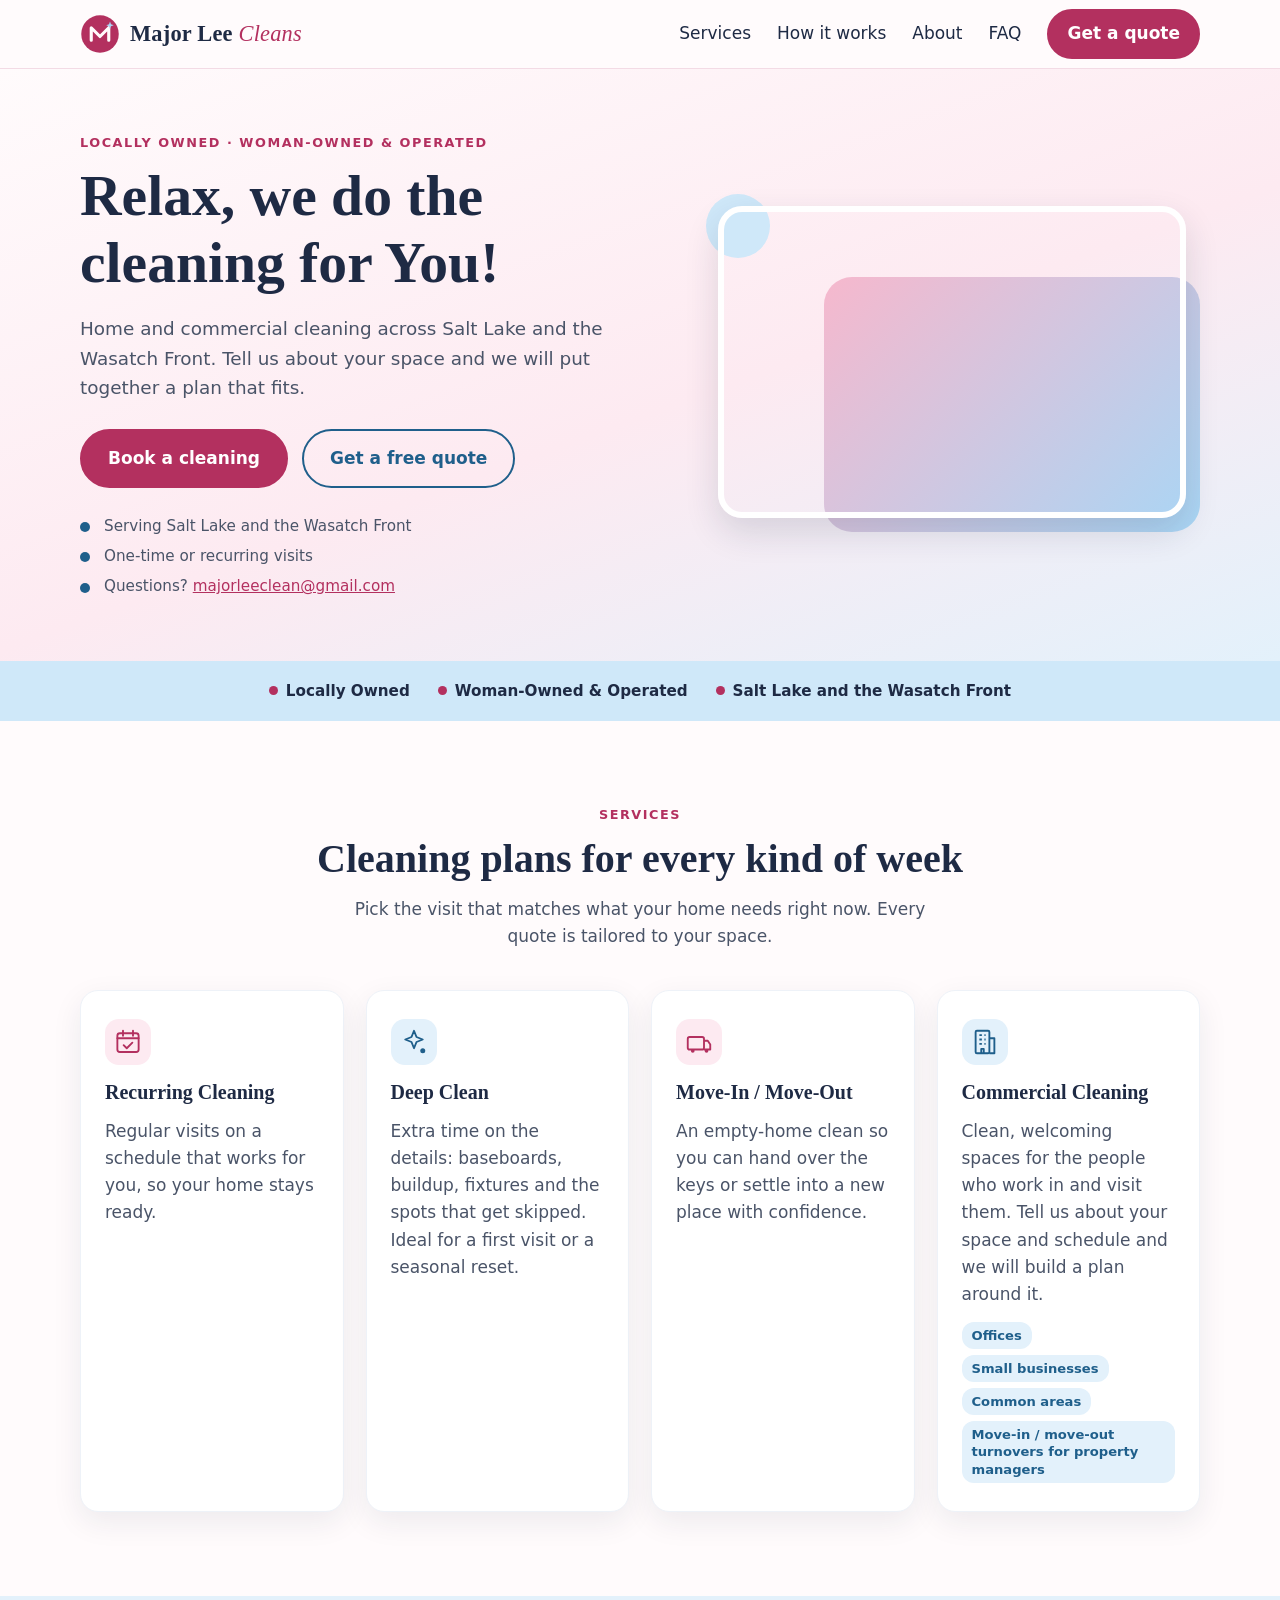
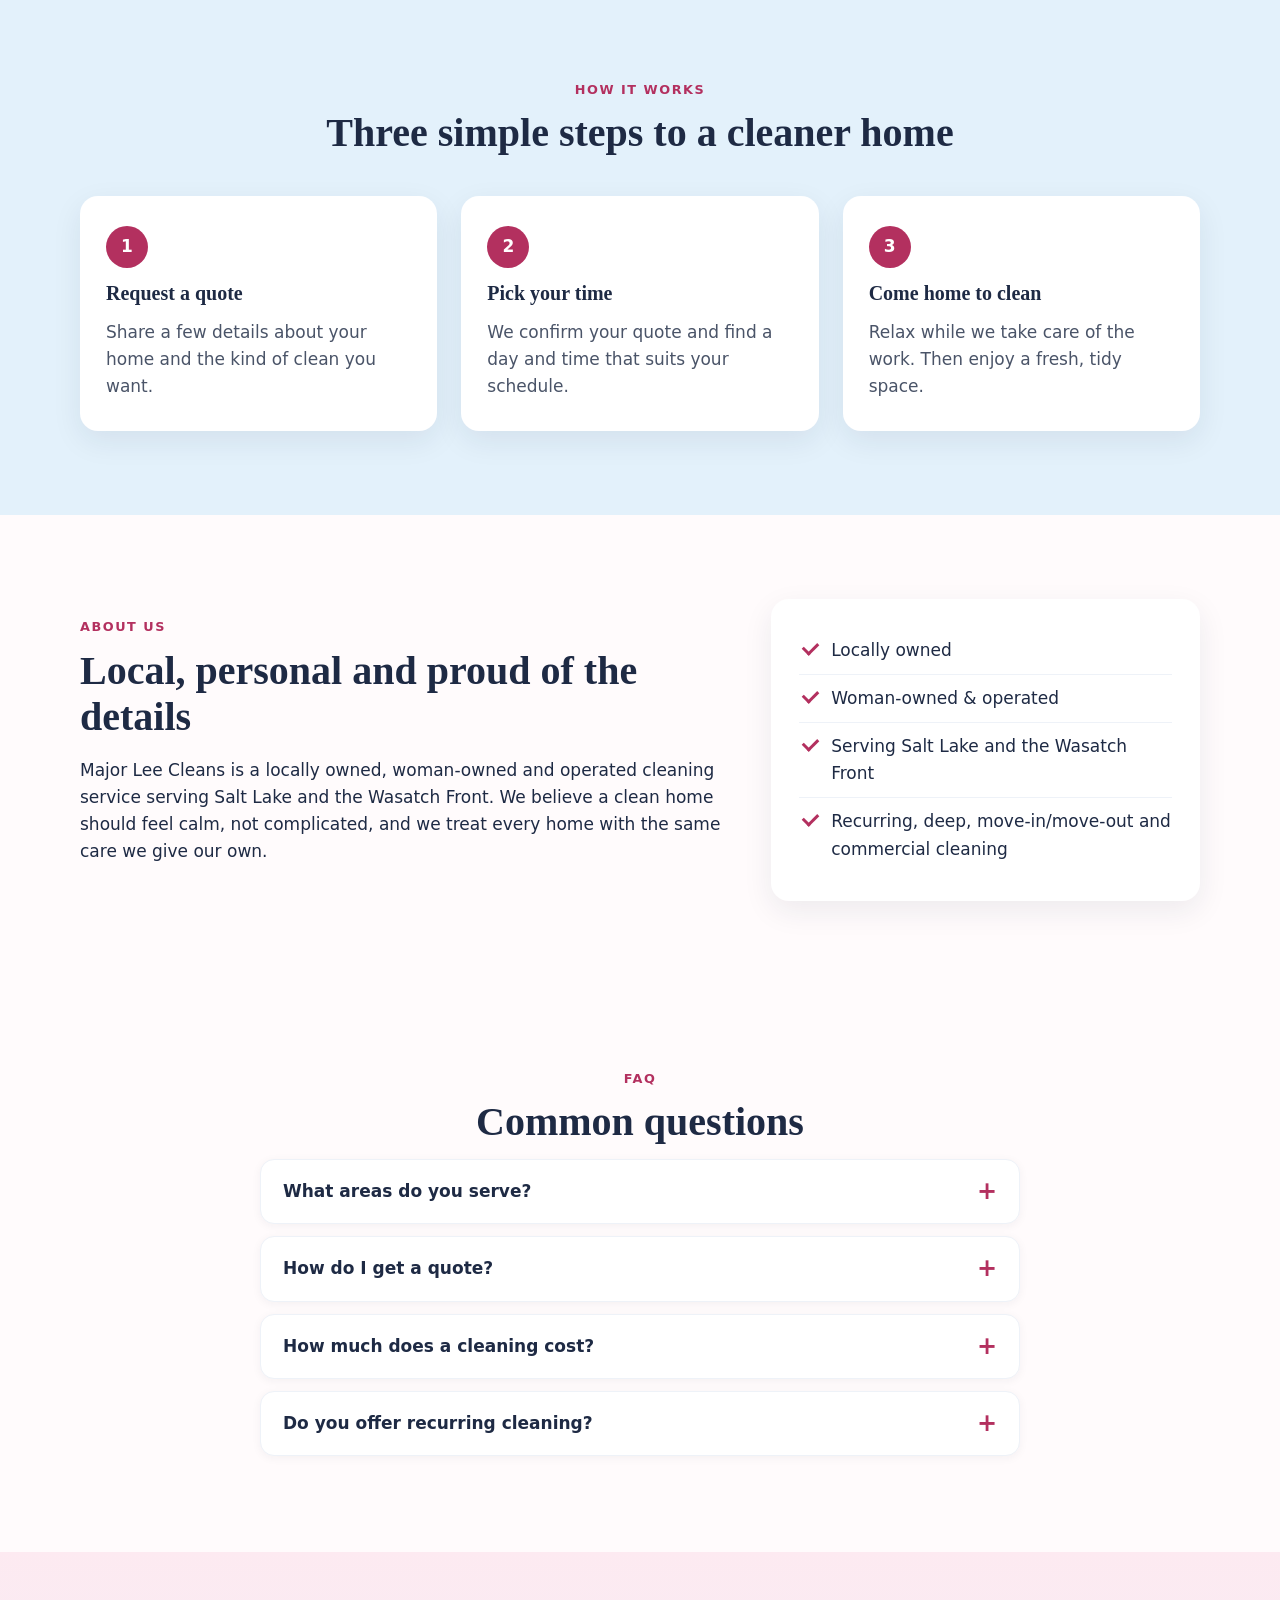
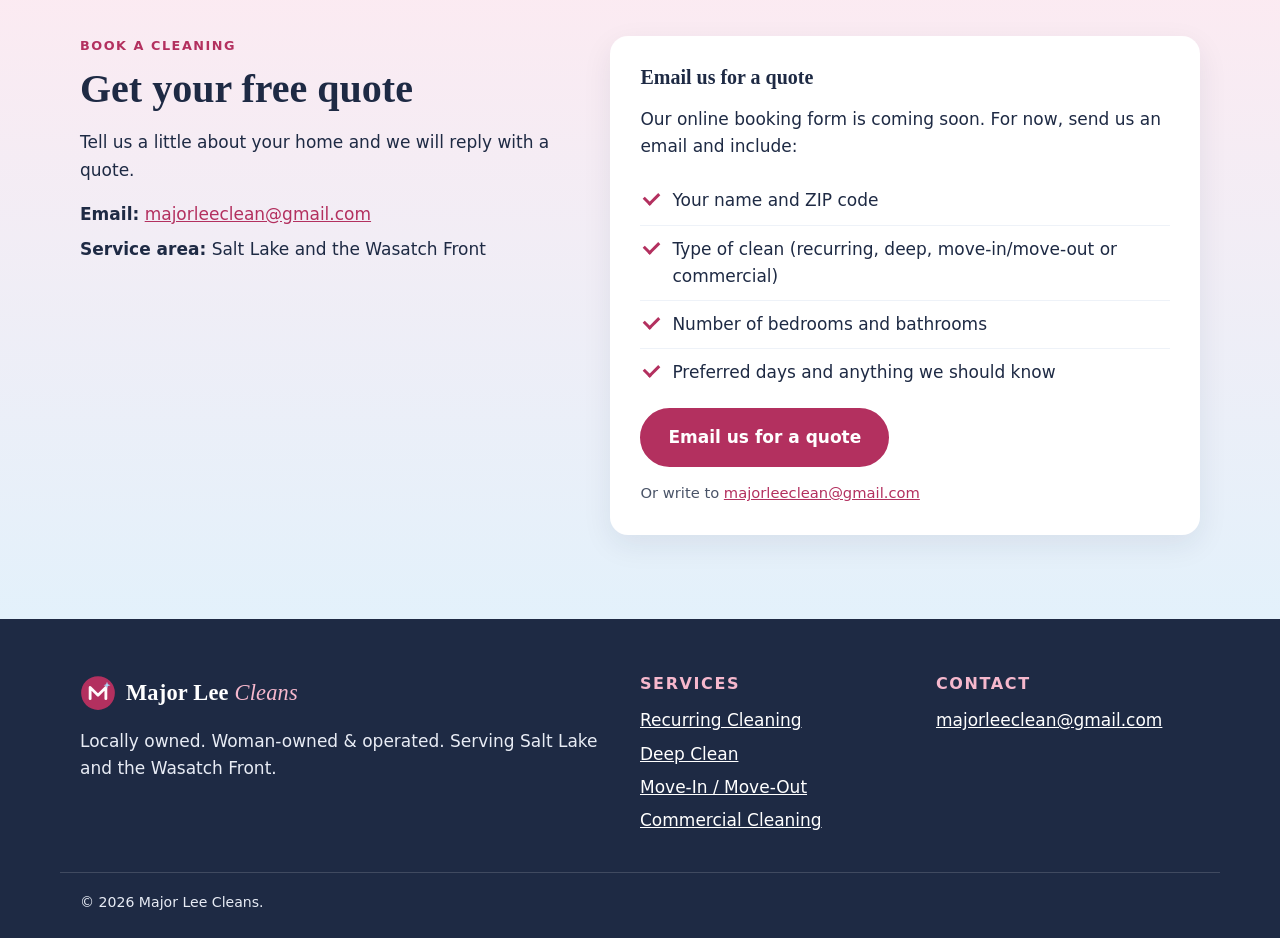
<file: index.html>
<!doctype html>
<html lang="en">
<head>
<meta charset="utf-8">
<meta name="viewport" content="width=device-width, initial-scale=1">
<title>Major Lee Cleans | Residential and Commercial Cleaning in Salt Lake and the Wasatch Front</title>
<meta name="description" content="Major Lee Cleans is a locally owned, woman-owned and operated residential and commercial cleaning service serving Salt Lake and the Wasatch Front.">
<link rel="canonical" href="https://majorleeclean.com/">
<meta property="og:type" content="website">
<meta property="og:site_name" content="Major Lee Cleans">
<meta property="og:title" content="Major Lee Cleans | Residential and Commercial Cleaning">
<meta property="og:description" content="Locally owned, woman-owned and operated home and commercial cleaning serving Salt Lake and the Wasatch Front.">
<meta name="twitter:title" content="Major Lee Cleans | Residential and Commercial Cleaning">
<meta name="twitter:description" content="Locally owned, woman-owned and operated home and commercial cleaning serving Salt Lake and the Wasatch Front.">
<meta property="og:url" content="https://majorleeclean.com/">
<meta property="og:image" content="https://majorleeclean.com/assets/og.png">
<meta name="twitter:card" content="summary_large_image">
<meta name="theme-color" content="#b3305f">
<script type="application/ld+json">
{"@context":"https://schema.org","@type":"HouseCleaning","name":"Major Lee Cleans","url":"https://majorleeclean.com/","email":"majorleeclean@gmail.com","description":"Locally owned, woman-owned and operated residential and commercial cleaning.","knowsAbout":["Residential cleaning","Commercial cleaning","Deep cleaning","Move-in and move-out cleaning","Recurring cleaning"],"areaServed":[{"@type":"City","name":"Salt Lake City, Utah"},{"@type":"Place","name":"Wasatch Front, Utah"}],"logo":"https://majorleeclean.com/assets/logo.svg","image":"https://majorleeclean.com/assets/og.png"}
</script>
<link rel="icon" href="favicon.svg" type="image/svg+xml">
<link rel="stylesheet" href="styles.css">
</head>
<body>
<a class="skip" href="#main">Skip to content</a>

<header class="site-header">
  <div class="wrap nav">
    <a class="brand" href="#top" aria-label="Major Lee Cleans home">
      <img src="assets/logo.svg" alt="" width="40" height="40">
      <span class="wordmark">Major Lee <em>Cleans</em></span>
    </a>
    <button class="menu-btn" aria-expanded="false" aria-controls="menu">Menu</button>
    <nav id="menu" aria-label="Main">
      <ul>
        <li><a href="#services">Services</a></li>
        <li><a href="#how">How it works</a></li>
        <li><a href="#about">About</a></li>
        <li><a href="#faq">FAQ</a></li>
        <li><a class="btn btn-sm" href="#quote">Get a quote</a></li>
      </ul>
    </nav>
  </div>
</header>

<main id="main">
<section class="hero" id="top">
  <div class="wrap hero-grid">
    <div class="hero-copy">
      <p class="eyebrow">Locally owned &middot; Woman-owned &amp; operated</p>
      <h1>Relax, we do the cleaning for You!</h1>
      <p class="lead">Home and commercial cleaning across Salt Lake and the Wasatch Front. Tell us about your space and we will put together a plan that fits.</p>
      <div class="cta-row">
        <a class="btn" href="#quote">Book a cleaning</a>
        <a class="btn btn-ghost" href="#quote">Get a free quote</a>
      </div>
      <ul class="hero-points">
        <li>Serving Salt Lake and the Wasatch Front</li>
        <li>One-time or recurring visits</li>
        <li>Questions? <a href="mailto:majorleeclean@gmail.com">majorleeclean@gmail.com</a></li>
      </ul>
    </div>
    <div class="hero-photo">
      <picture>
        <source type="image/webp" srcset="assets/img/hero-trike-480.webp 480w, assets/img/hero-trike-768.webp 768w, assets/img/hero-trike-1024.webp 1024w" sizes="(max-width: 860px) calc(100vw - 40px), 500px">
        <img src="assets/img/hero-trike-768.jpg" srcset="assets/img/hero-trike-480.jpg 480w, assets/img/hero-trike-768.jpg 768w, assets/img/hero-trike-1024.jpg 1024w" sizes="(max-width: 860px) calc(100vw - 40px), 500px" width="1024" height="674" alt="Four cleaners with their cleaning supplies riding an electric cargo trike" fetchpriority="high" decoding="async">
      </picture>
    </div>
  </div>
</section>

<section class="trust" aria-label="Why choose us">
  <div class="wrap trust-row">
    <div class="badge"><span class="dot"></span>Locally Owned</div>
    <div class="badge"><span class="dot"></span>Woman-Owned &amp; Operated</div>
    <div class="badge"><span class="dot"></span>Salt Lake and the Wasatch Front</div>
  </div>
</section>

<section class="section" id="services">
  <div class="wrap">
    <p class="eyebrow center">Services</p>
    <h2 class="center">Cleaning plans for every kind of week</h2>
    <p class="sub center">Pick the visit that matches what your home needs right now. Every quote is tailored to your space.</p>
    <div class="cards">
      <article class="card">
        <svg class="ico" viewBox="0 0 48 48" aria-hidden="true"><rect x="7" y="10" width="34" height="30" rx="4" fill="none" stroke="currentColor" stroke-width="3"/><path d="M7 18h34M16 6v8M32 6v8" stroke="currentColor" stroke-width="3" stroke-linecap="round"/><path d="M17 29l5 5 9-9" fill="none" stroke="currentColor" stroke-width="3" stroke-linecap="round" stroke-linejoin="round"/></svg>
        <h3>Recurring Cleaning</h3>
        <p>Regular visits on a schedule that works for you, so your home stays ready.</p>
      </article>
      <article class="card">
        <svg class="ico" viewBox="0 0 48 48" aria-hidden="true"><path d="M24 6l4 10 10 4-10 4-4 10-4-10-10-4 10-4z" fill="none" stroke="currentColor" stroke-width="3" stroke-linejoin="round"/><circle cx="38" cy="38" r="4" fill="currentColor"/></svg>
        <h3>Deep Clean</h3>
        <p>Extra time on the details: baseboards, buildup, fixtures and the spots that get skipped. Ideal for a first visit or a seasonal reset.</p>
      </article>
      <article class="card">
        <svg class="ico" viewBox="0 0 48 48" aria-hidden="true"><rect x="6" y="16" width="26" height="20" rx="3" fill="none" stroke="currentColor" stroke-width="3"/><path d="M32 22h6l4 6v8H32" fill="none" stroke="currentColor" stroke-width="3" stroke-linejoin="round"/><circle cx="14" cy="38" r="3" fill="currentColor"/><circle cx="36" cy="38" r="3" fill="currentColor"/></svg>
        <h3>Move-In / Move-Out</h3>
        <p>An empty-home clean so you can hand over the keys or settle into a new place with confidence.</p>
      </article>
      <article class="card">
        <svg class="ico" viewBox="0 0 48 48" aria-hidden="true"><rect x="9" y="6" width="22" height="36" rx="2" fill="none" stroke="currentColor" stroke-width="3"/><path d="M31 18h8v24H31M15 13h4M23 13h2M15 20h4M23 20h2M15 27h4M23 27h2M18 42v-7h4v7" fill="none" stroke="currentColor" stroke-width="3" stroke-linejoin="round"/></svg>
        <h3>Commercial Cleaning</h3>
        <p>Clean, welcoming spaces for the people who work in and visit them. Tell us about your space and schedule and we will build a plan around it.</p>
        <ul class="tags">
          <li>Offices</li>
          <li>Small businesses</li>
          <li>Common areas</li>
          <li>Move-in / move-out turnovers for property managers</li>
        </ul>
      </article>
    </div>
  </div>
</section>

<section class="section alt" id="how">
  <div class="wrap">
    <p class="eyebrow center">How it works</p>
    <h2 class="center">Three simple steps to a cleaner home</h2>
    <ol class="steps">
      <li><span class="num">1</span><h3>Request a quote</h3><p>Share a few details about your home and the kind of clean you want.</p></li>
      <li><span class="num">2</span><h3>Pick your time</h3><p>We confirm your quote and find a day and time that suits your schedule.</p></li>
      <li><span class="num">3</span><h3>Come home to clean</h3><p>Relax while we take care of the work. Then enjoy a fresh, tidy space.</p></li>
    </ol>
  </div>
</section>

<section class="section" id="about">
  <div class="wrap about-grid">
    <div>
      <p class="eyebrow">About us</p>
      <h2>Local, personal and proud of the details</h2>
      <p>Major Lee Cleans is a locally owned, woman-owned and operated cleaning service serving Salt Lake and the Wasatch Front. We believe a clean home should feel calm, not complicated, and we treat every home with the same care we give our own.</p>
    </div>
    <ul class="checklist">
      <li>Locally owned</li>
      <li>Woman-owned &amp; operated</li>
      <li>Serving Salt Lake and the Wasatch Front</li>
      <li>Recurring, deep, move-in/move-out and commercial cleaning</li>
    </ul>
  </div>
</section>

<section class="section" id="faq">
  <div class="wrap narrow">
    <p class="eyebrow center">FAQ</p>
    <h2 class="center">Common questions</h2>
    <details><summary>What areas do you serve?</summary><p>We serve Salt Lake and the Wasatch Front. Not sure if you are in range? Send us a note and we will let you know.</p></details>
    <details><summary>How do I get a quote?</summary><p>Email <a href="mailto:majorleeclean@gmail.com">majorleeclean@gmail.com</a> with the type of clean you want, the size of your home and your ZIP code. We will reply with a quote.</p></details>
    <details><summary>How much does a cleaning cost?</summary><p>Every home is different, so we quote based on size, condition and the type of clean. Request a quote and we will get back to you.</p></details>
    <details><summary>Do you offer recurring cleaning?</summary><p>Yes. Recurring cleaning is one of our core services. Let us know how often you would like a visit when you request a quote.</p></details>
  </div>
</section>

<section class="section quote" id="quote">
  <div class="wrap quote-grid">
    <div>
      <p class="eyebrow">Book a cleaning</p>
      <h2>Get your free quote</h2>
      <p>Tell us a little about your home and we will reply with a quote.</p>
      <ul class="contact-list">
        <li><strong>Email:</strong> <a href="mailto:majorleeclean@gmail.com">majorleeclean@gmail.com</a></li>
        <li><strong>Service area:</strong> Salt Lake and the Wasatch Front</li>
      </ul>
    </div>
    <div class="quote-form email-card">
      <h3>Email us for a quote</h3>
      <p>Our online booking form is coming soon. For now, send us an email and include:</p>
      <ul class="checklist plain">
        <li>Your name and ZIP code</li>
        <li>Type of clean (recurring, deep, move-in/move-out or commercial)</li>
        <li>Number of bedrooms and bathrooms</li>
        <li>Preferred days and anything we should know</li>
      </ul>
      <a class="btn" href="mailto:majorleeclean@gmail.com?subject=Cleaning%20quote%20request&amp;body=Name%3A%0AZIP%20code%3A%0AType%20of%20clean%3A%0ABedrooms%20and%20bathrooms%3A%0APreferred%20days%3A%0ANotes%3A">Email us for a quote</a>
      <p class="small">Or write to <a href="mailto:majorleeclean@gmail.com">majorleeclean@gmail.com</a></p>
    </div>
  </div>
</section>
</main>

<footer class="site-footer">
  <div class="wrap foot-grid">
    <div>
      <a class="brand light" href="#top"><img src="assets/logo.svg" alt="" width="36" height="36"><span class="wordmark">Major Lee <em>Cleans</em></span></a>
      <p>Locally owned. Woman-owned &amp; operated. Serving Salt Lake and the Wasatch Front.</p>
    </div>
    <div>
      <h2 class="foot-h">Services</h2>
      <ul><li><a href="#services">Recurring Cleaning</a></li><li><a href="#services">Deep Clean</a></li><li><a href="#services">Move-In / Move-Out</a></li><li><a href="#services">Commercial Cleaning</a></li></ul>
    </div>
    <div>
      <h2 class="foot-h">Contact</h2>
      <ul><li><a href="mailto:majorleeclean@gmail.com">majorleeclean@gmail.com</a></li></ul>
    </div>
  </div>
  <p class="wrap copy">&copy; <span id="yr">2026</span> Major Lee Cleans.</p>
</footer>
<script src="main.js" defer></script>
</body>
</html>
</file>
<file: styles.css>
:root{--green:#b3305f;--green-d:#1e2a44;--mint:#e3f1fb;--cream:#fffbfc;--sand:#fdeaf1;--ink:#1e2a44;--muted:#4a5468;--gold:#f6b8cd;--r:18px;--shadow:0 10px 30px rgba(30,42,68,.08)}
*{box-sizing:border-box}html{scroll-behavior:smooth}
body{margin:0;font:17px/1.6 system-ui,-apple-system,"Segoe UI",Roboto,Helvetica,Arial,sans-serif;color:var(--ink);background:var(--cream)}
img,svg{max-width:100%;display:block}
a{color:var(--green)}a:hover{color:var(--green-d)}
:focus-visible{outline:3px solid var(--gold);outline-offset:2px}
.skip{position:absolute;left:-999px;top:0;background:#fff;padding:8px 12px;z-index:100}.skip:focus{left:8px}
.sr{position:absolute;width:1px;height:1px;overflow:hidden;clip:rect(0 0 0 0)}
.wrap{max-width:1160px;margin:0 auto;padding:0 20px}.narrow{max-width:800px}
.preview-banner{background:#7a2e1f;color:#fff;text-align:center;font-size:14px;padding:8px 16px}
.site-header{position:sticky;top:0;z-index:50;background:rgba(255,251,252,.94);backdrop-filter:blur(8px);border-bottom:1px solid #f3dbe5}
.nav{display:flex;align-items:center;justify-content:space-between;min-height:68px}
.brand{display:flex;align-items:center;gap:10px;text-decoration:none;color:var(--ink)}
.wordmark{font-family:Georgia,"Times New Roman",serif;font-size:1.4rem;font-weight:700;letter-spacing:.2px}
.wordmark em{font-style:italic;color:var(--green);font-weight:400}
.brand.light{color:#fff}.brand.light em{color:var(--gold)}
nav ul{list-style:none;display:flex;gap:26px;align-items:center;margin:0;padding:0}
nav a{text-decoration:none;color:var(--ink);font-weight:500}
.menu-btn{display:none;background:none;border:2px solid var(--green);color:var(--green);border-radius:999px;padding:6px 16px;font:inherit;font-weight:600;cursor:pointer}
.btn{display:inline-block;background:var(--green);color:#fff!important;text-decoration:none;font-weight:600;padding:14px 26px;border-radius:999px;border:2px solid var(--green);transition:background .2s,transform .2s;cursor:pointer;font:inherit;font-weight:600}
.btn:hover{background:var(--green-d);transform:translateY(-1px)}
.btn-ghost{background:transparent;color:var(--green)!important}.btn-ghost:hover{background:var(--mint)}
.btn-sm{padding:9px 18px}
.eyebrow{text-transform:uppercase;letter-spacing:.12em;font-size:.8rem;font-weight:700;color:var(--green);margin:0 0 10px}
h1,h2,h3{font-family:Georgia,"Times New Roman",serif;line-height:1.15;margin:0 0 14px}
h1{font-size:clamp(2.2rem,5vw,3.6rem)}h2{font-size:clamp(1.7rem,3.4vw,2.5rem)}h3{font-size:1.25rem}
.center{text-align:center}.sub{color:var(--muted);max-width:620px;margin:0 auto 40px}
.hero{background:linear-gradient(180deg,var(--cream),var(--sand));padding:64px 0 56px}
.hero-grid{display:grid;grid-template-columns:1.1fr .9fr;gap:48px;align-items:center}
.lead{font-size:1.15rem;color:var(--muted);max-width:540px}
.cta-row{display:flex;flex-wrap:wrap;gap:14px;margin:26px 0}
.hero-points{list-style:none;padding:0;margin:0;color:var(--muted);font-size:.95rem}
.hero-points li{padding-left:24px;position:relative;margin:6px 0}
.hero-points li:before{content:"";position:absolute;left:0;top:.55em;width:10px;height:10px;border-radius:50%;background:var(--green)}
.trust{background:var(--green);color:#fff;padding:18px 0}
.trust-row{display:flex;flex-wrap:wrap;justify-content:center;gap:12px 28px}
.badge{display:flex;align-items:center;gap:8px;font-weight:600;font-size:.95rem}
.badge .dot{width:9px;height:9px;border-radius:50%;background:var(--gold)}
.badge-ph{opacity:.85;font-style:italic;font-weight:500}
.section{padding:84px 0}.alt{background:var(--mint)}
.cards{display:grid;grid-template-columns:repeat(4,1fr);gap:22px}
.card{background:#fff;border-radius:var(--r);padding:28px 24px;box-shadow:var(--shadow);border:1px solid #eef2f8;display:flex;flex-direction:column}
.card p{color:var(--muted);margin:0 0 14px}.card .price{margin-top:auto;color:var(--green);font-weight:700}
.ico{width:46px;height:46px;color:var(--green);background:var(--mint);border-radius:14px;padding:8px;margin-bottom:16px}
.steps{list-style:none;padding:0;margin:40px 0 0;display:grid;grid-template-columns:repeat(3,1fr);gap:24px;counter-reset:s}
.steps li{background:#fff;border-radius:var(--r);padding:30px 26px;box-shadow:var(--shadow)}
.steps p{color:var(--muted);margin:0}
.num{display:inline-grid;place-items:center;width:42px;height:42px;border-radius:50%;background:var(--green);color:#fff;font-weight:700;margin-bottom:14px}
.about-grid{display:grid;grid-template-columns:1.2fr .8fr;gap:48px;align-items:center}
.checklist{list-style:none;background:#fff;border-radius:var(--r);padding:28px;margin:0;box-shadow:var(--shadow)}
.checklist li{padding:10px 0 10px 32px;position:relative;border-bottom:1px solid #eef2f8}.checklist li:last-child{border:0}
.checklist li:before{content:"";position:absolute;left:4px;top:15px;width:12px;height:7px;border-left:3px solid var(--green);border-bottom:3px solid var(--green);transform:rotate(-45deg)}
.ph-note{background:#fff7df;border:1px dashed #d9b44a;border-radius:12px;padding:12px 16px;color:#6b5414;font-size:.95rem}
details{background:#fff;border-radius:14px;margin:12px 0;box-shadow:0 2px 10px rgba(30,42,68,.05);border:1px solid #eef2f8}
summary{cursor:pointer;padding:18px 22px;font-weight:600;list-style:none;position:relative;padding-right:50px}
summary::-webkit-details-marker{display:none}
summary:after{content:"+";position:absolute;right:22px;top:12px;font-size:1.5rem;color:var(--green)}
details[open] summary:after{content:"\2212"}
details p{margin:0;padding:0 22px 20px;color:var(--muted)}
.quote{background:linear-gradient(180deg,var(--sand),var(--mint))}
.quote-grid{display:grid;grid-template-columns:.9fr 1.1fr;gap:48px;align-items:start}
.contact-list{list-style:none;padding:0}.contact-list li{margin:8px 0}
.quote-form{background:#fff;border-radius:var(--r);padding:30px;box-shadow:var(--shadow)}
.quote-form fieldset{border:0;padding:0;margin:0}
.quote-form fieldset[disabled]{opacity:.6}
.form-note{background:#fff7df;border:1px solid #e7cf86;color:#6b5414;border-radius:10px;padding:10px 14px;font-size:.92rem;margin:0 0 18px}
.row2{display:grid;grid-template-columns:1fr 1fr;gap:16px}
label{display:block;font-weight:600;font-size:.92rem;margin-bottom:14px}
input,select,textarea{display:block;width:100%;margin-top:6px;padding:12px 14px;border:1px solid #c9d3e3;border-radius:10px;font:inherit;background:#fbfcfe}
.site-footer{background:var(--green-d);color:#e8ecf5;padding:56px 0 24px}
.site-footer a{color:#fff}
.foot-grid{display:grid;grid-template-columns:2fr 1fr 1fr;gap:32px}
.foot-h{font-size:1rem;font-family:inherit;text-transform:uppercase;letter-spacing:.1em;color:var(--gold)}
.site-footer ul{list-style:none;padding:0;margin:0}.site-footer li{margin:6px 0}
.copy{border-top:1px solid rgba(255,255,255,.15);margin-top:32px;padding-top:18px;font-size:.88rem}
@media (max-width:1000px){.cards{grid-template-columns:repeat(2,1fr)}}
@media (max-width:860px){
 .hero-grid,.about-grid,.quote-grid{grid-template-columns:1fr}
 .hero-art{max-width:420px;margin:0 auto}
 .steps{grid-template-columns:1fr}
 .foot-grid{grid-template-columns:1fr 1fr}.foot-grid>div:first-child{grid-column:1/-1}
 .menu-btn{display:block}
 nav ul{display:none;position:absolute;left:0;right:0;top:100%;flex-direction:column;background:var(--cream);padding:18px;gap:14px;border-bottom:1px solid #f3dbe5}
 nav ul.open,#menu.open ul{display:flex}
}
@media (max-width:560px){body{font-size:16px}.cards,.row2{grid-template-columns:1fr}.section{padding:60px 0}.hero{padding:40px 0}.foot-grid{grid-template-columns:1fr}.wordmark{font-size:1.2rem}}
@media (prefers-reduced-motion:reduce){html{scroll-behavior:auto}.btn{transition:none}}
.hero-art{width:100%}.hero-art svg{width:100%;height:auto}
/* pink + baby blue palette overrides */
:root{--blue:#a9d6f5;--blue-l:#e3f1fb;--blue-d:#1f5f8b;--pink:#f6b8cd;--pink-d:#b3305f;--pink-dd:#8f2349;--navy:#1e2a44}
.btn:hover{background:var(--pink-dd);border-color:var(--pink-dd)}
.btn-ghost{border-color:var(--blue-d);color:var(--blue-d)!important}.btn-ghost:hover{background:var(--blue-l)}
.menu-btn{border-color:var(--blue-d);color:var(--blue-d)}
:focus-visible{outline-color:var(--blue-d)}
.trust{background:#cfe8f9;color:var(--navy)}.badge .dot{background:var(--pink-d)}
.ico{color:var(--pink-d);background:#fdeaf1}
.card:nth-child(even) .ico{color:var(--blue-d);background:var(--blue-l)}
.num{background:var(--pink-d)}
.hero{background:linear-gradient(160deg,#fffbfc 0%,#fdeaf1 55%,#e3f1fb 100%)}
.quote{background:linear-gradient(180deg,#fdeaf1,#e3f1fb)}
.hero-points li:before{background:var(--blue-d)}
.checklist li:before{border-color:var(--pink-d)}
.site-footer{background:var(--navy)}
.email-card h3{margin-top:0}.email-card .checklist.plain{box-shadow:none;padding:0 0 12px;background:none}.small{font-size:.92rem;color:var(--muted);margin:14px 0 0}
.notfound{min-height:60vh;display:grid;place-items:center;text-align:center;padding:80px 20px}
/* hero photo */
.hero-photo{position:relative;width:100%;max-width:560px;margin:0 auto;padding:0 14px 14px 0}
.hero-photo:before{content:"";position:absolute;right:0;bottom:0;width:78%;height:78%;border-radius:28px;background:linear-gradient(135deg,#f6b8cd,#a9d6f5);z-index:0}
.hero-photo:after{content:"";position:absolute;left:-12px;top:-12px;width:64px;height:64px;border-radius:50%;background:#cfe8f9;z-index:0}
.hero-photo picture{position:relative;z-index:1;display:block}
.hero-photo img{display:block;width:100%;height:auto;border-radius:24px;border:6px solid #fff;box-shadow:0 14px 34px rgba(30,42,68,.14)}
@media (max-width:560px){.hero-photo{padding:0 10px 10px 0}.hero-photo:after{width:44px;height:44px;left:-8px;top:-8px}}
/* commercial card */
.tags{list-style:none;padding:0;margin:0;display:flex;flex-wrap:wrap;gap:6px}
.tags li{background:#e3f1fb;color:#1f5f8b;font-weight:600;font-size:.82rem;line-height:1.3;padding:5px 10px;border-radius:12px}
</file>
